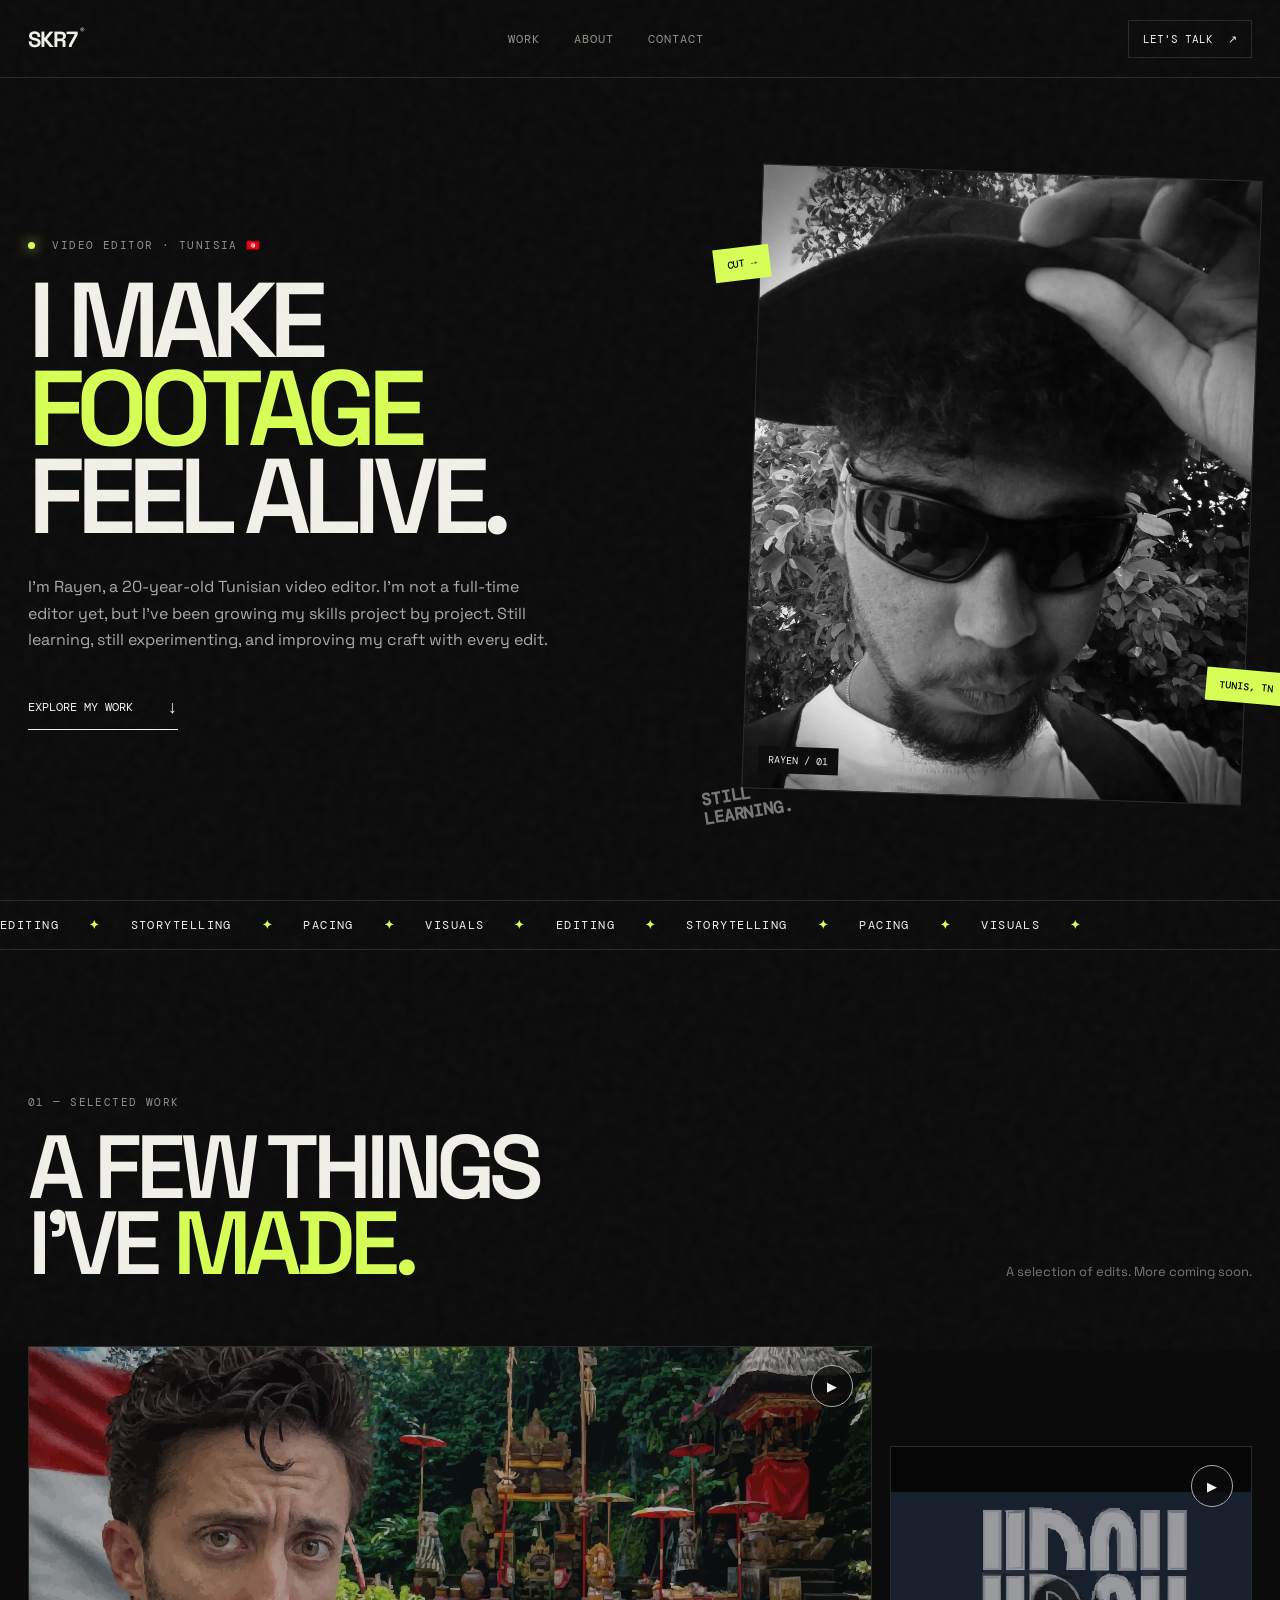
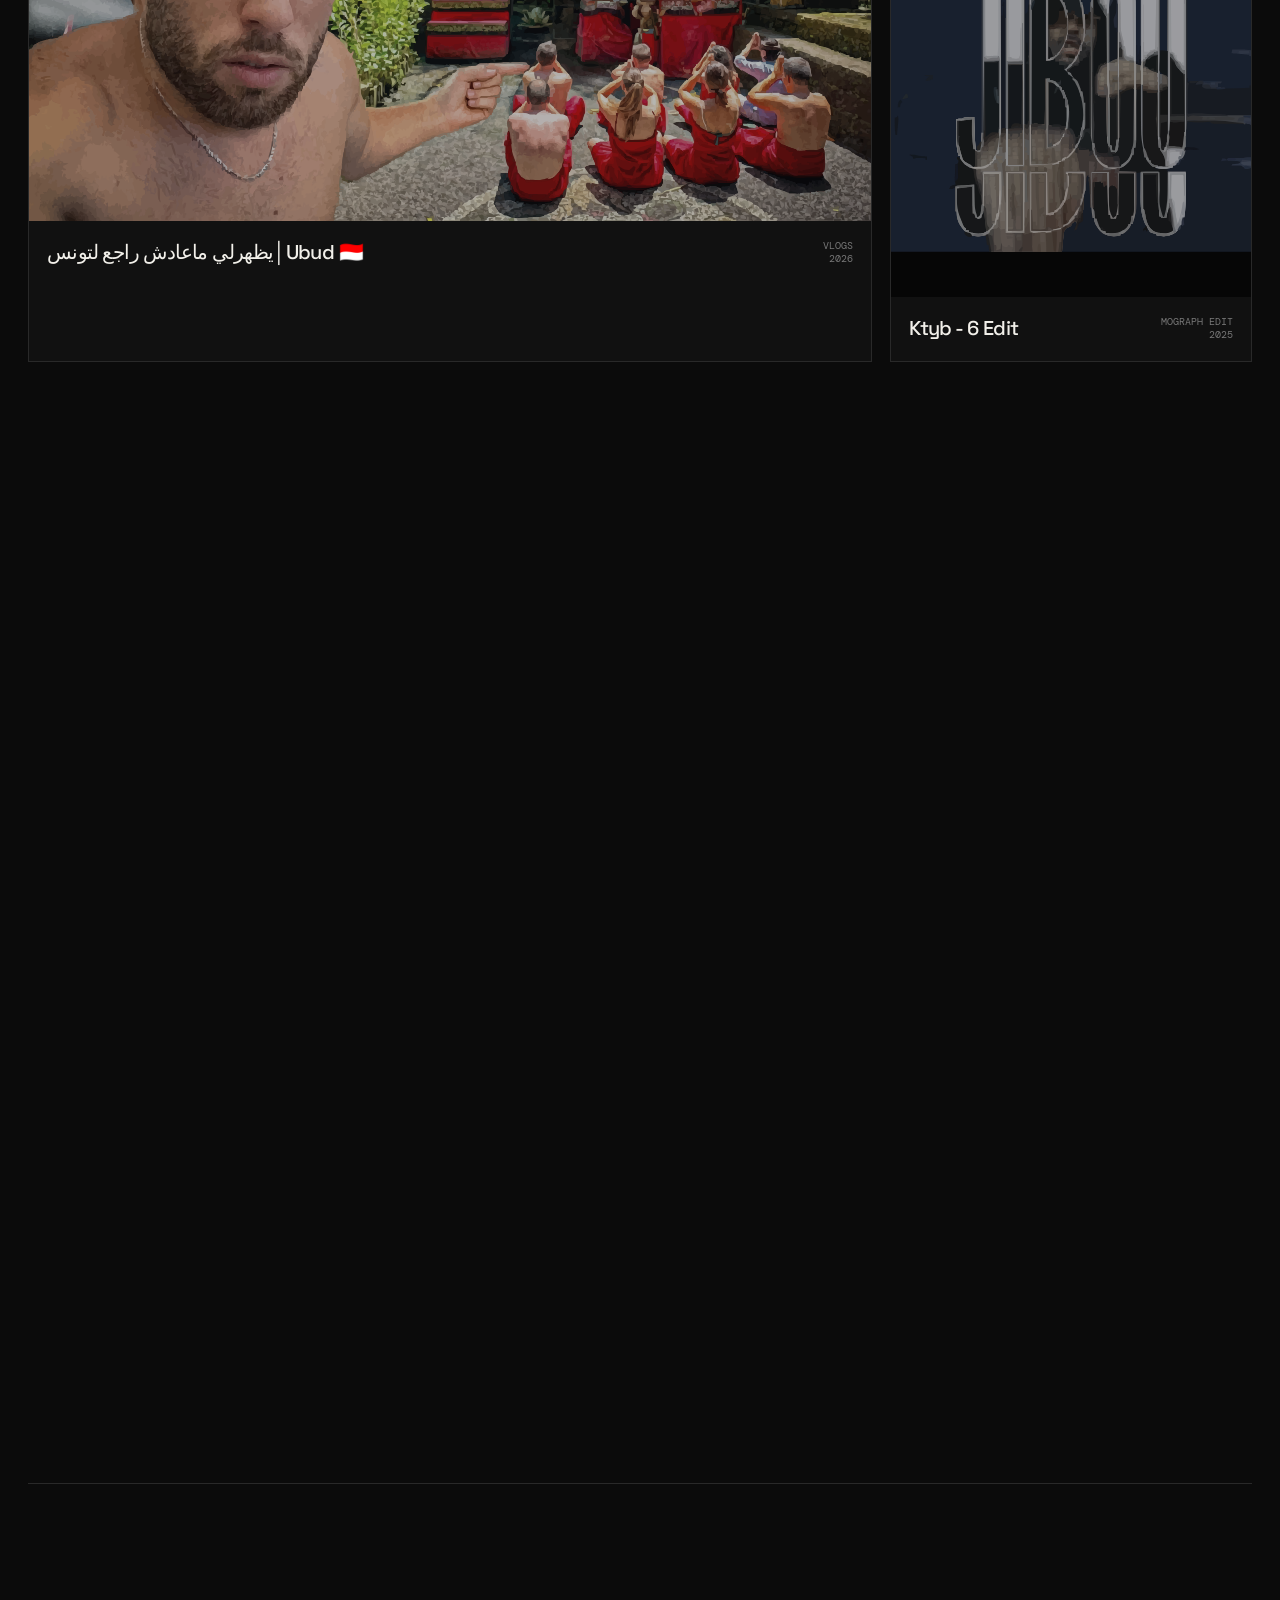
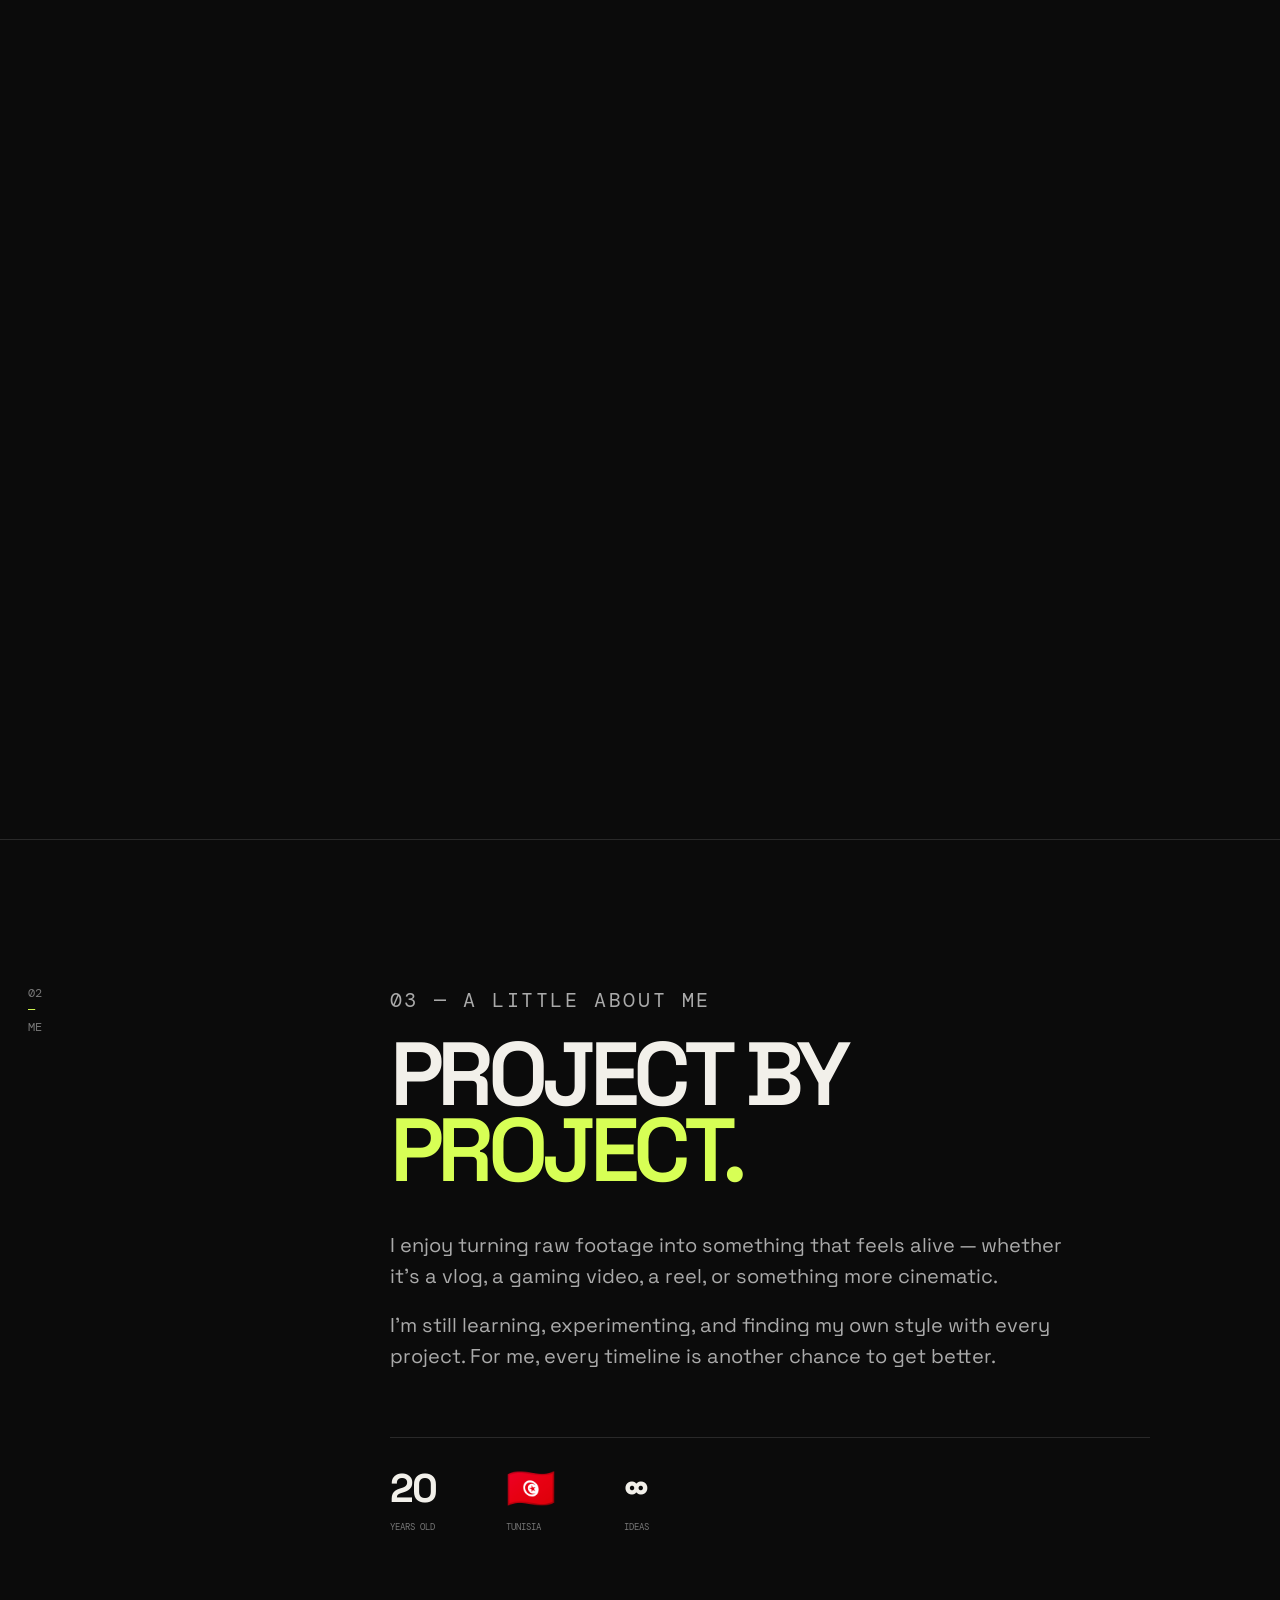
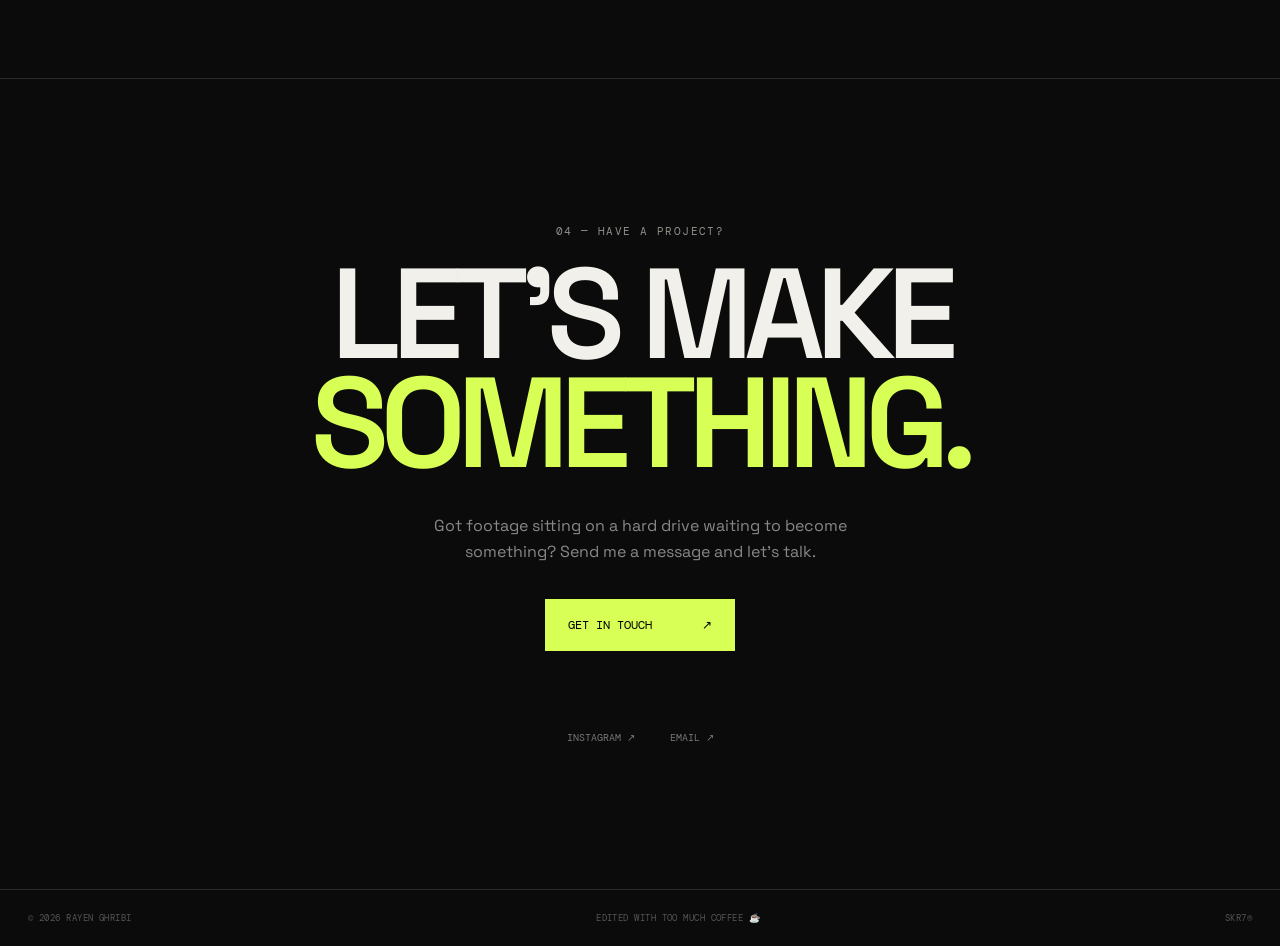
<file: index.html>
<!DOCTYPE html>
<html lang="en">
<head>
  <meta charset="UTF-8" />
  <meta name="viewport" content="width=device-width, initial-scale=1.0" />
  <title>Rayen — Video Editor</title>
  <meta name="description" content="Rayen Ghribi — Tunisian video editor portfolio." />
  <link rel="preconnect" href="https://fonts.googleapis.com">
  <link rel="preconnect" href="https://fonts.gstatic.com" crossorigin>
  <link href="https://fonts.googleapis.com/css2?family=DM+Mono:wght@400;500&family=Space+Grotesk:wght@400;500;600;700&display=swap" rel="stylesheet">
  <link rel="stylesheet" href="style.css" />
</head>
<body>
  <div class="noise"></div>
  <div class="cursor-dot"></div>

  <header class="nav">
    <a class="logo" href="#top">SKR7<span>®</span></a>
    <nav>
      <a href="#work">WORK</a>
      <a href="#about">ABOUT</a>
      <a href="#contact">CONTACT</a>
    </nav>
    <a class="nav-cta" href="#contact">LET'S TALK <span>↗</span></a>
  </header>

  <main id="top">
    <section class="hero">
      <div class="hero-copy reveal">
        <p class="eyebrow"><span class="pulse"></span> VIDEO EDITOR · TUNISIA 🇹🇳</p>
        <h1>I MAKE<br><em>FOOTAGE</em><br>FEEL ALIVE.</h1>
        <p class="intro">
          I'm Rayen, a 20-year-old Tunisian video editor. I'm not a full-time editor yet,
          but I've been growing my skills project by project. Still learning, still experimenting,
          and improving my craft with every edit.
        </p>
        <a class="big-link" href="#work">EXPLORE MY WORK <span>↓</span></a>
      </div>

      <div class="hero-visual reveal">
        <div class="photo-frame">
          <img src="assets/profile.jpg" alt="Rayen — profile photo"
               onerror="this.style.display='none'; this.parentElement.classList.add('photo-placeholder')">
          <div class="placeholder-content">
            <span>YOUR PHOTO</span>
            <small>assets/profile.jpg</small>
          </div>
          <div class="frame-label">RAYEN / 01</div>
        </div>
        <div class="floating-tag tag-one">CUT →</div>
        <div class="floating-tag tag-two">TUNIS, TN</div>
        <div class="scribble">STILL<br>LEARNING.</div>
      </div>
    </section>

    <section class="ticker" aria-label="Skills">
      <div class="ticker-track">
        <span>EDITING</span><b>✦</b><span>STORYTELLING</span><b>✦</b>
        <span>PACING</span><b>✦</b><span>VISUALS</span><b>✦</b>
        <span>EDITING</span><b>✦</b><span>STORYTELLING</span><b>✦</b>
        <span>PACING</span><b>✦</b><span>VISUALS</span><b>✦</b>
      </div>
    </section>

    <section class="featured section" id="work">
      <div class="section-heading reveal">
        <div>
          <p class="eyebrow">01 — SELECTED WORK</p>
          <h2>A FEW THINGS<br>I'VE <em>MADE.</em></h2>
        </div>
        <p class="section-note">A selection of edits. More coming soon.</p>
      </div>
      <div class="featured-grid" id="featured-grid"></div>
    </section>

    <section class="categories section">
      <div class="section-heading reveal">
        <div>
          <p class="eyebrow">02 — CATEGORIES</p>
          <h2>WHAT I<br><em>EDIT.</em></h2>
        </div>
      </div>
      <div class="category-list" id="category-list"></div>
    </section>

    <section class="about section" id="about">
      <div class="about-mark reveal">02<br><span>—</span><br>ME</div>
      <div class="about-copy reveal">
        <p class="eyebrow">03 — A LITTLE ABOUT ME</p>
        <h2>PROJECT BY<br><em>PROJECT.</em></h2>
        <p>
          I enjoy turning raw footage into something that feels alive — whether it's a vlog,
          a gaming video, a reel, or something more cinematic.
        </p>
        <p>
          I'm still learning, experimenting, and finding my own style with every project.
          For me, every timeline is another chance to get better.
        </p>
        <div class="stats">
          <div><strong>20</strong><span>YEARS OLD</span></div>
          <div><strong>🇹🇳</strong><span>TUNISIA</span></div>
          <div><strong>∞</strong><span>IDEAS</span></div>
        </div>
      </div>
    </section>

    <section class="contact section" id="contact">
      <p class="eyebrow reveal">04 — HAVE A PROJECT?</p>
      <h2 class="reveal">LET'S MAKE<br><em>SOMETHING.</em></h2>
      <p class="contact-copy reveal">
        Got footage sitting on a hard drive waiting to become something?
        Send me a message and let's talk.
      </p>
      <a class="contact-button reveal" href="https://instagram.com/skr7.exe">
        GET IN TOUCH <span>↗</span>
      </a>
      <div class="contact-links reveal">
        <a href="https://instagram.com/skr7.exe" target="_blank" rel="noopener">INSTAGRAM ↗</a>
        <a href="mailto:rayounoghribi@gmail.com">EMAIL ↗</a>
      </div>
    </section>
  </main>

  <footer>
    <span>© 2026 RAYEN GHRIBI</span>
    <span>EDITED WITH TOO MUCH COFFEE ☕</span>
    <span>SKR7®</span>
  </footer>

  <div class="video-modal" id="video-modal" aria-hidden="true">
    <button class="modal-close" aria-label="Close">×</button>
    <div class="modal-inner">
      <div id="modal-player" class="modal-player"></div>
      <div class="modal-info">
        <p class="eyebrow" id="modal-category"></p>
        <h3 id="modal-title"></h3>
        <p id="modal-description"></p>
      </div>
    </div>
  </div>

  <script src="script.js"></script>
</body>
</html>
</file>
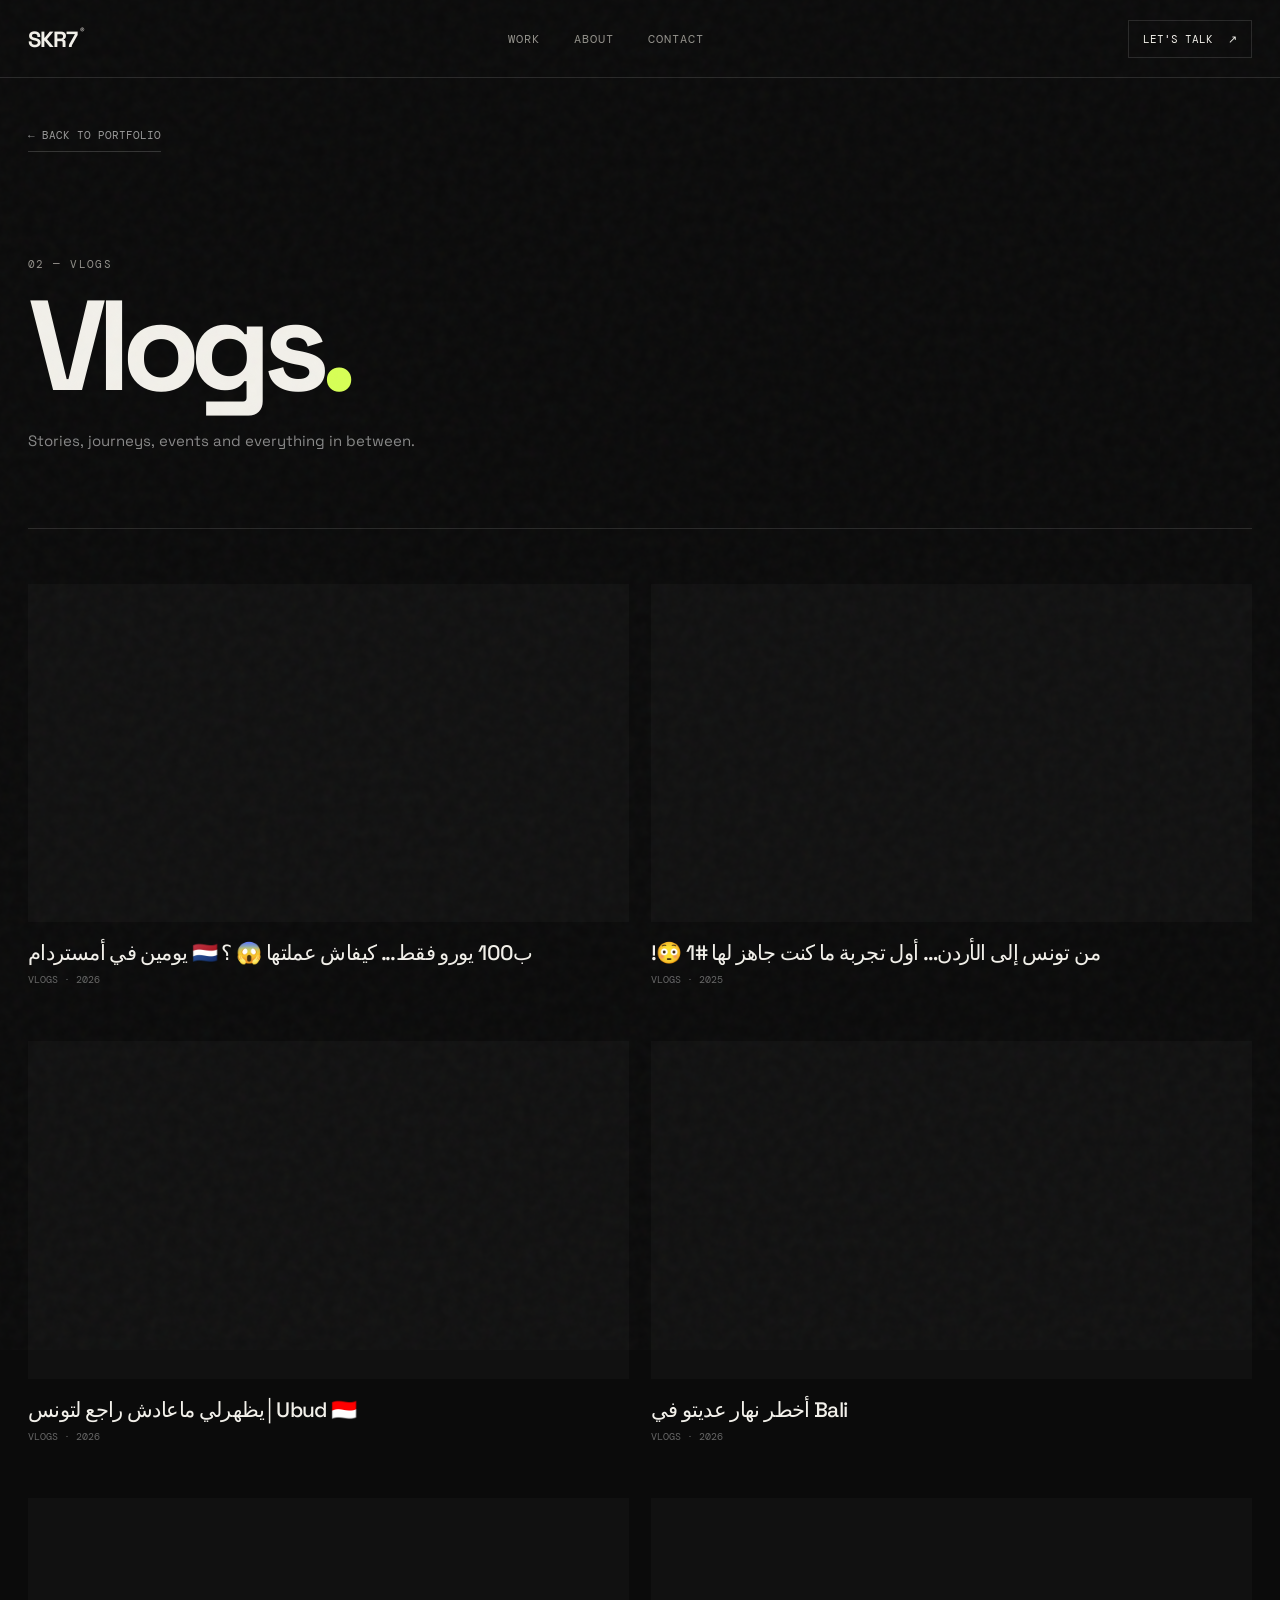
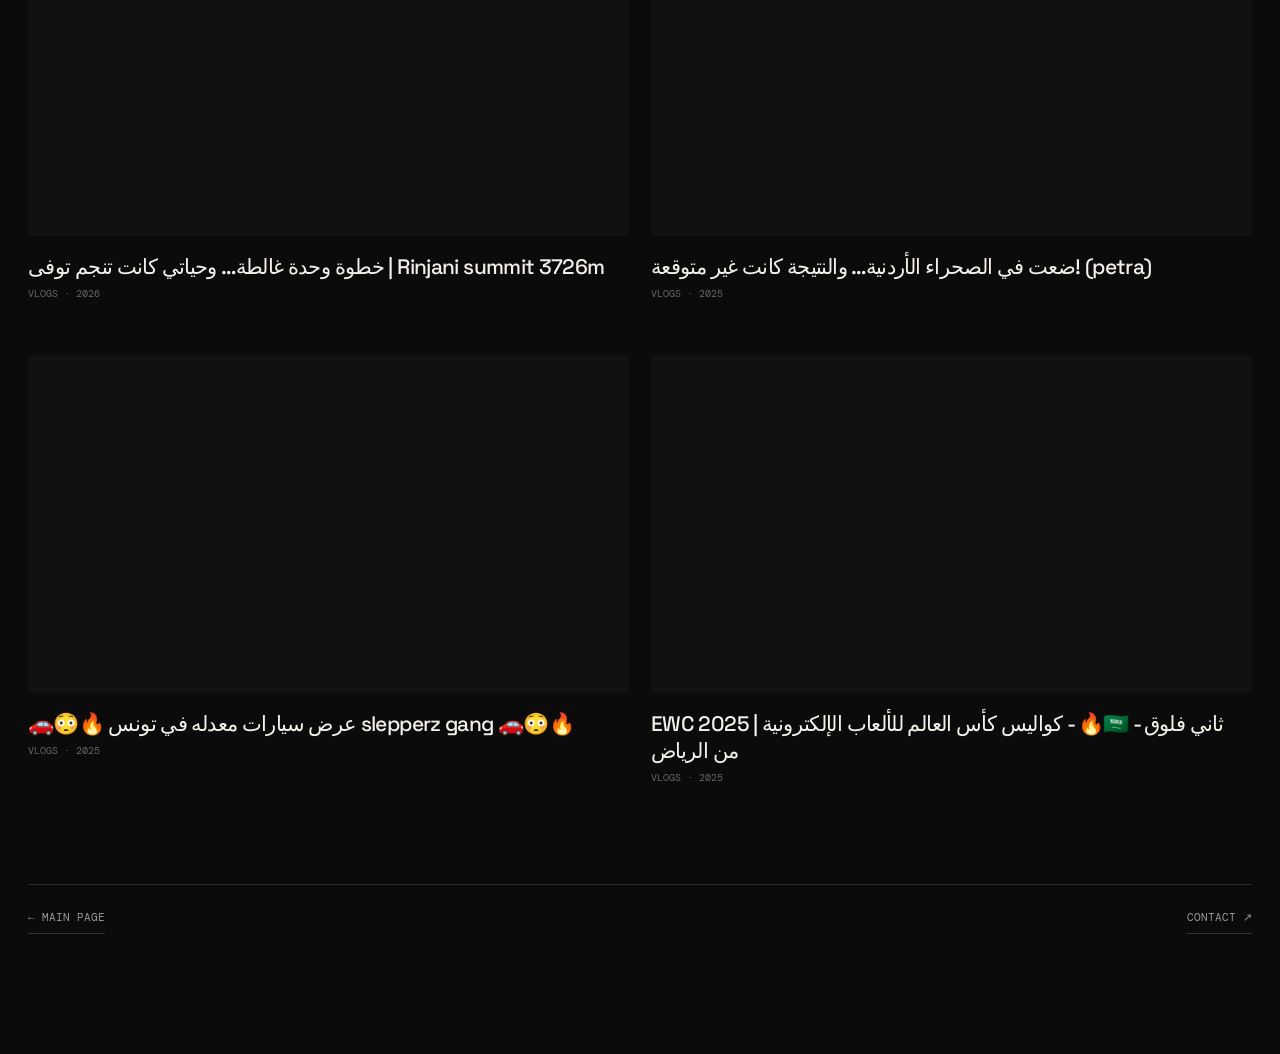
<file: category.html>
<!DOCTYPE html>
<html lang="en">
<head>
  <meta charset="UTF-8" />
  <meta name="viewport" content="width=device-width, initial-scale=1.0" />
  <title>Work — Rayen / SKR7</title>
  <meta name="description" content="Rayen Ghribi — selected video editing work." />
  <link rel="preconnect" href="https://fonts.googleapis.com">
  <link rel="preconnect" href="https://fonts.gstatic.com" crossorigin>
  <link href="https://fonts.googleapis.com/css2?family=DM+Mono:wght@400;500&family=Space+Grotesk:wght@400;500;600;700&display=swap" rel="stylesheet">
  <link rel="stylesheet" href="style.css" />
  <style>
    .category-page{max-width:var(--max);margin:auto;padding:45px 28px 120px}
    .back-link{display:inline-flex;align-items:center;gap:12px;font:11px "DM Mono",monospace;color:#999;border-bottom:1px solid #333;padding-bottom:9px;transition:.25s}
    .back-link:hover{color:var(--accent);border-color:var(--accent);gap:18px}
    .category-hero{padding:105px 0 75px;border-bottom:1px solid var(--line)}
    .category-hero h1{font-size:clamp(65px,10vw,145px);line-height:.83;letter-spacing:-.075em;margin-top:22px}
    .category-description{max-width:550px;color:#888;line-height:1.6;margin-top:30px;font-size:15px}
    .video-list{padding-top:55px;display:grid;grid-template-columns:1fr 1fr;gap:55px 22px}
    .video-item{min-width:0}
    .video-item iframe{width:100%;aspect-ratio:16/9;border:0;background:#111;display:block}
    .video-item .local-video{width:100%;aspect-ratio:16/9;display:block;background:#111}
    .video-item h2{font-size:21px;margin-top:17px;letter-spacing:-.03em;font-weight:500}
    .video-meta{font:10px "DM Mono",monospace;color:#666;margin-top:7px}
    .empty-state{border:1px dashed #333;padding:75px 30px;text-align:center;color:#777;grid-column:1/-1}
    .empty-state strong{display:block;color:#aaa;font-size:20px;margin-bottom:12px}
    .reels-grid{padding-top:55px;display:grid;grid-template-columns:repeat(4,1fr);gap:18px}
    .reel-item video,.reel-item iframe{width:100%;aspect-ratio:9/16;display:block;background:#111;border:0}
    .reel-item h2{font-size:16px;margin-top:13px;font-weight:500}
    .reel-item .video-meta{margin-top:5px}
    .category-footer{border-top:1px solid var(--line);margin-top:100px;padding-top:25px;display:flex;justify-content:space-between}
    @media(max-width:800px){
      .category-page{padding:30px 18px 80px}
      .category-hero{padding:80px 0 55px}
      .video-list{grid-template-columns:1fr;gap:45px}
      .reels-grid{grid-template-columns:1fr 1fr;gap:12px}
      .category-footer{margin-top:70px}
    }
    @media(max-width:500px){.reels-grid{grid-template-columns:1fr 1fr}}
  </style>
</head>
<body>
  <div class="noise"></div>

  <header class="nav">
    <a class="logo" href="index.html">SKR7<span>®</span></a>
    <nav>
      <a href="index.html#work">WORK</a>
      <a href="index.html#about">ABOUT</a>
      <a href="index.html#contact">CONTACT</a>
    </nav>
    <a class="nav-cta" href="index.html#contact">LET'S TALK <span>↗</span></a>
  </header>

  <main class="category-page">
    <a class="back-link" href="index.html#work">← BACK TO PORTFOLIO</a>

    <section class="category-hero">
      <p class="eyebrow" id="category-number">02 — CATEGORY</p>
      <h1 id="category-title">WORK.</h1>
      <p class="category-description" id="category-description"></p>
    </section>

    <section id="content"></section>

    <div class="category-footer">
      <a class="back-link" href="index.html#work">← MAIN PAGE</a>
      <a class="back-link" href="index.html#contact">CONTACT ↗</a>
    </div>
  </main>

  <script src="category.js"></script>
</body>
</html>
</file>
<file: style.css>
*{box-sizing:border-box;margin:0;padding:0}
:root{
  --bg:#0b0b0b;--surface:#111;--text:#f2f0ea;--muted:#92908a;
  --line:#292929;--accent:#d7ff55;--max:1280px;
}
html{scroll-behavior:smooth}
body{background:var(--bg);color:var(--text);font-family:"Space Grotesk",sans-serif;overflow-x:hidden}
body.no-scroll{overflow:hidden}
a{color:inherit;text-decoration:none}
button{font:inherit}
.noise{position:fixed;inset:-50%;width:200%;height:200%;pointer-events:none;opacity:.035;z-index:100;background-image:url("data:image/svg+xml,%3Csvg viewBox='0 0 180 180' xmlns='http://www.w3.org/2000/svg'%3E%3Cfilter id='n'%3E%3CfeTurbulence type='fractalNoise' baseFrequency='.9' numOctaves='3' stitchTiles='stitch'/%3E%3C/filter%3E%3Crect width='100%25' height='100%25' filter='url(%23n)'/%3E%3C/svg%3E");animation:grain .25s steps(2) infinite}
@keyframes grain{0%{transform:translate(0,0)}25%{transform:translate(2%,-1%)}50%{transform:translate(-1%,2%)}75%{transform:translate(1%,1%)}100%{transform:translate(-2%,-2%)}}
.nav{height:78px;max-width:var(--max);margin:auto;padding:0 28px;display:flex;align-items:center;justify-content:space-between;border-bottom:1px solid var(--line);position:relative;z-index:10}
.logo{font-weight:700;font-size:22px;letter-spacing:-1px}.logo span{font-size:9px;vertical-align:top;margin-left:3px}
.nav nav{display:flex;gap:34px;font:12px "DM Mono",monospace;letter-spacing:.08em}.nav nav a{color:var(--muted);transition:.2s}.nav nav a:hover{color:var(--text)}
.nav-cta{font:11px "DM Mono",monospace;border:1px solid var(--line);padding:11px 14px;transition:.25s}.nav-cta:hover{background:var(--accent);color:#000;border-color:var(--accent)}
.nav-cta span{margin-left:8px}
.hero{max-width:var(--max);min-height:calc(100vh - 78px);margin:auto;padding:90px 28px 100px;display:grid;grid-template-columns:1.1fr .9fr;gap:70px;align-items:center}
.eyebrow{font:11px "DM Mono",monospace;letter-spacing:.13em;color:var(--muted);text-transform:uppercase}
.pulse{display:inline-block;width:7px;height:7px;border-radius:50%;background:var(--accent);margin-right:9px;box-shadow:0 0 13px var(--accent);animation:pulse 1.8s infinite}
@keyframes pulse{50%{opacity:.3;transform:scale(.75)}}
.hero h1{font-size:clamp(60px,8.3vw,125px);line-height:.83;letter-spacing:-.075em;margin:24px 0 34px;font-weight:600}
h1 em,h2 em{font-style:normal;color:var(--accent)}
.intro{max-width:540px;color:#aaa;line-height:1.65;font-size:16px}
.big-link{display:inline-flex;gap:34px;align-items:center;margin-top:42px;font:12px "DM Mono",monospace;border-bottom:1px solid var(--text);padding-bottom:10px;transition:.3s}
.big-link:hover{color:var(--accent);border-color:var(--accent);gap:45px}
.big-link span{font-size:18px}
.hero-visual{position:relative;max-width:500px;justify-self:end;width:100%}
.photo-frame{aspect-ratio:4/5;border:1px solid var(--line);position:relative;background:#171717;overflow:hidden;transform:rotate(2deg);transition:transform .5s}
.photo-frame:hover{transform:rotate(0deg) scale(1.015)}
.photo-frame img{width:100%;height:100%;object-fit:cover;display:block;filter:grayscale(1);transition:.5s}
.photo-frame:hover img{filter:grayscale(.2)}
.photo-placeholder{display:flex;align-items:center;justify-content:center}
.placeholder-content{text-align:center;font:13px "DM Mono",monospace;color:#666;display:flex;flex-direction:column;gap:10px}
.placeholder-content small{font-size:9px;color:#444}
.frame-label{position:absolute;bottom:15px;left:15px;background:var(--bg);padding:7px 10px;font:10px "DM Mono",monospace}
.floating-tag{position:absolute;background:var(--accent);color:#000;padding:10px 13px;font:10px "DM Mono",monospace;font-weight:500}
.tag-one{top:12%;left:-38px;transform:rotate(-7deg)}.tag-two{bottom:15%;right:-34px;transform:rotate(5deg)}
.scribble{position:absolute;bottom:-25px;left:-50px;font:700 17px "DM Mono",monospace;line-height:1.1;transform:rotate(-9deg);color:#777}
.ticker{border-block:1px solid var(--line);overflow:hidden;white-space:nowrap;padding:16px 0}
.ticker-track{display:flex;gap:30px;width:max-content;animation:marquee 24s linear infinite;font:12px "DM Mono",monospace;letter-spacing:.12em}
.ticker b{color:var(--accent)}
@keyframes marquee{to{transform:translateX(-50%)}}
.section{max-width:var(--max);margin:auto;padding:145px 28px}
.section-heading{display:flex;justify-content:space-between;align-items:end;margin-bottom:65px}
.section h2,.contact h2{font-size:clamp(55px,7vw,100px);line-height:.85;letter-spacing:-.07em;margin-top:20px;font-weight:600}
.section-note{max-width:250px;color:#777;font-size:13px;line-height:1.5}
.featured-grid{display:grid;grid-template-columns:1.4fr .6fr;gap:18px}
.work-card{position:relative;background:var(--surface);border:1px solid var(--line);overflow:hidden;cursor:pointer}
.work-card:nth-child(2){margin-top:100px}.work-card:nth-child(3){grid-column:1 / -1;max-width:70%;margin-top:15px}
.thumb{aspect-ratio:16/9;background:#171717;position:relative;overflow:hidden}
.work-card:nth-child(2) .thumb{aspect-ratio:4/5}
.thumb img{width:100%;height:100%;object-fit:cover;display:block;opacity:.7;transition:.6s;filter:saturate(.75)}
.work-card:hover .thumb img{transform:scale(1.04);opacity:1}
.thumb-placeholder{height:100%;display:flex;align-items:center;justify-content:center;color:#555;font:11px "DM Mono",monospace}
.play{position:absolute;right:18px;top:18px;width:42px;height:42px;border:1px solid #aaa;border-radius:50%;display:grid;place-items:center;background:#0b0b0bbd;font-size:13px;transition:.3s}
.work-card:hover .play{background:var(--accent);color:#000;border-color:var(--accent);transform:rotate(15deg)}
.card-info{padding:18px 18px 20px;display:flex;justify-content:space-between;gap:20px}
.card-title{font-size:20px;font-weight:500;letter-spacing:-.03em}.card-meta{font:10px "DM Mono",monospace;color:#777;text-align:right}
.category-list{border-top:1px solid var(--line)}
.category{display:grid;grid-template-columns:80px 1fr auto;align-items:center;gap:30px;padding:30px 10px;border-bottom:1px solid var(--line);transition:.35s;position:relative;overflow:hidden;cursor:pointer}
.category:before{content:"";position:absolute;inset:0;background:var(--accent);transform:translateY(100%);transition:.4s;z-index:0}
.category>*{position:relative;z-index:1}
.category:hover:before{transform:translateY(0)}
.category:hover{color:#000;padding-left:20px;padding-right:20px}
.category-number{font:11px "DM Mono",monospace;color:#777}.category:hover .category-number{color:#000}
.category-name{font-size:clamp(30px,4.5vw,65px);letter-spacing:-.055em}.category-count{font:10px "DM Mono",monospace}
.about{display:grid;grid-template-columns:.35fr 1fr;gap:60px;border-top:1px solid var(--line)}
.about-mark{font:12px "DM Mono",monospace;color:#777;line-height:1.4}.about-mark span{color:var(--accent)}
.about-copy{max-width:760px}.about-copy h2{margin-bottom:42px}.about-copy>p{font-size:20px;line-height:1.55;color:#aaa;max-width:680px;margin-bottom:18px}
.stats{display:flex;gap:70px;margin-top:65px;padding-top:25px;border-top:1px solid var(--line)}.stats div{display:flex;flex-direction:column;gap:7px}.stats strong{font-size:40px;letter-spacing:-.05em}.stats span{font:9px "DM Mono",monospace;color:#777}
.contact{max-width:none;text-align:center;border-top:1px solid var(--line);padding-inline:28px;display:flex;flex-direction:column;align-items:center}
.contact h2{font-size:clamp(65px,10vw,145px);margin-top:22px}.contact-copy{max-width:470px;color:#888;line-height:1.6;margin:35px auto}
.contact-button{display:inline-flex;gap:50px;background:var(--accent);color:#000;padding:18px 23px;font:12px "DM Mono",monospace;transition:.3s}.contact-button:hover{transform:translateY(-4px);box-shadow:0 10px 35px #d7ff5530}.contact-links{display:flex;gap:35px;margin-top:80px;font:10px "DM Mono",monospace;color:#777}.contact-links a:hover{color:var(--accent)}
footer{max-width:var(--max);margin:auto;border-top:1px solid var(--line);padding:22px 28px;display:flex;justify-content:space-between;color:#555;font:9px "DM Mono",monospace;letter-spacing:.05em}
.video-modal{position:fixed;inset:0;background:#050505f5;z-index:200;display:none;align-items:center;justify-content:center;padding:30px}
.video-modal.open{display:flex}.modal-inner{width:min(1000px,100%);max-height:90vh}.modal-player{width:100%;aspect-ratio:16/9;background:#000;overflow:hidden}.modal-player iframe{width:100%;height:100%;border:0;display:block}.video-unavailable{padding:40px;text-align:center;color:#888}.modal-info{padding:18px 0}.modal-info h3{font-size:32px;margin:8px 0}.modal-info p:last-child{color:#888}.modal-close{position:fixed;right:25px;top:18px;background:none;border:0;color:white;font-size:40px;cursor:pointer}
.reveal{opacity:0;transform:translateY(25px);transition:opacity .8s ease,transform .8s ease}.reveal.visible{opacity:1;transform:none}
@media(max-width:800px){
  .nav{padding:0 18px}.nav nav{display:none}.nav-cta{padding:9px}
  .hero{grid-template-columns:1fr;padding:65px 18px 90px;gap:60px}.hero-visual{justify-self:center;width:min(82vw,430px)}
  .hero h1{font-size:clamp(55px,16vw,90px)}.intro{font-size:14px}.scribble{left:-5px}.tag-one{left:-18px}.tag-two{right:-15px}
  .section{padding:100px 18px}.section-heading{display:block}.section-note{margin-top:25px}
  .featured-grid{grid-template-columns:1fr}.work-card:nth-child(2){margin-top:0}.work-card:nth-child(3){max-width:none;grid-column:auto}
  .category{grid-template-columns:35px 1fr auto;gap:12px;padding:24px 3px}.category:hover{padding-left:8px;padding-right:8px}.category-name{font-size:31px}
  .about{grid-template-columns:1fr;gap:35px}.about-mark{display:none}.about-copy>p{font-size:17px}.stats{gap:30px;justify-content:space-between}
  .contact{padding-inline:18px}.contact-links{gap:18px;flex-wrap:wrap;justify-content:center;margin-top:60px}
  footer{padding:20px 18px;gap:10px;flex-wrap:wrap}
}
</file>
